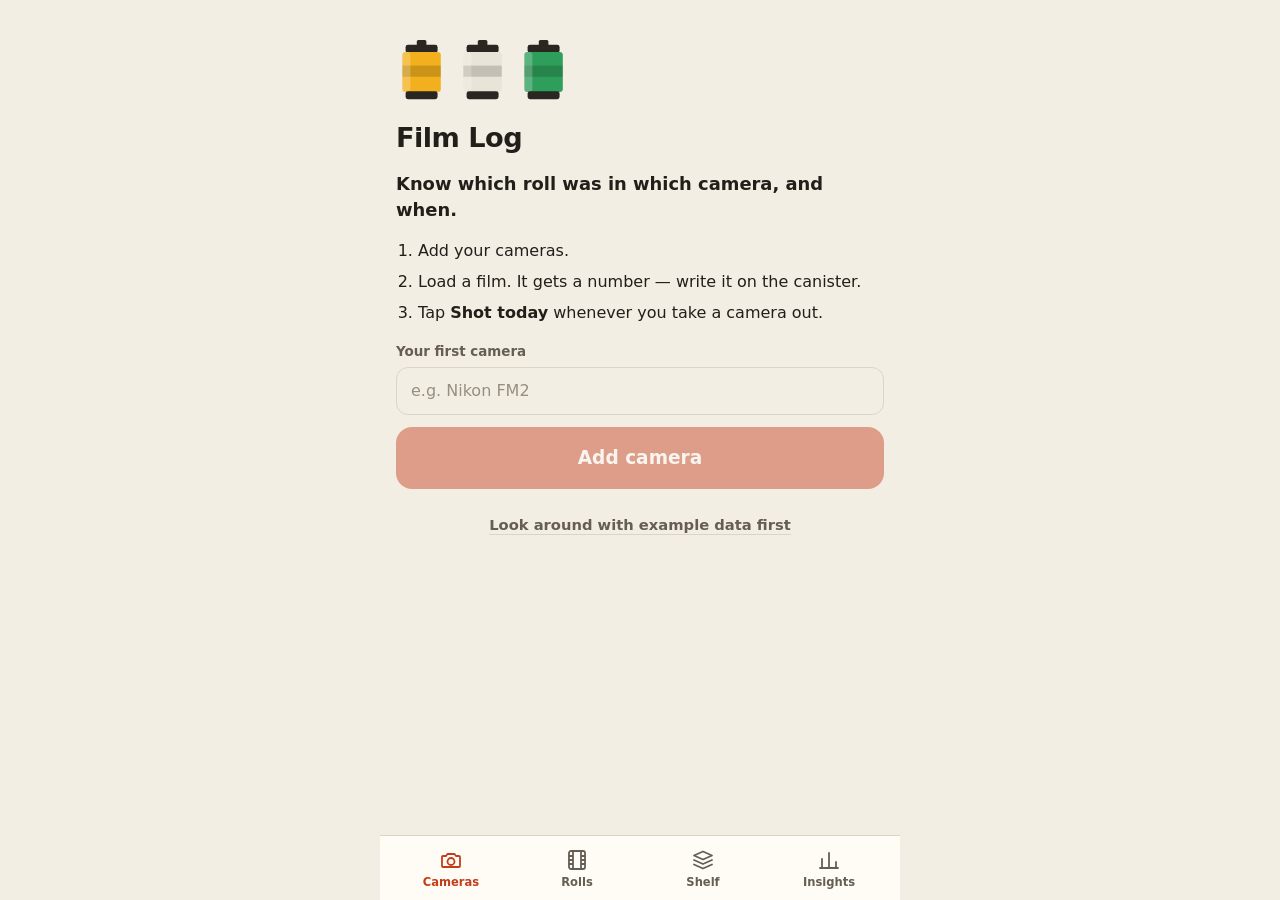
<file: index.html>
<!doctype html>
<html lang="en">
  <head>
    <meta charset="utf-8" />
    <meta name="viewport" content="width=device-width, initial-scale=1, viewport-fit=cover" />
    <title>Film Log</title>
    <meta name="description" content="Know which roll was in which camera, and when." />
    <link rel="manifest" href="./manifest.webmanifest" />
    <link rel="icon" href="./icons/icon.svg" type="image/svg+xml" />
    <link rel="apple-touch-icon" href="./icons/apple-touch-icon.png" />
    <meta name="mobile-web-app-capable" content="yes" />
    <meta name="apple-mobile-web-app-capable" content="yes" />
    <meta name="apple-mobile-web-app-title" content="Film Log" />
    <meta name="apple-mobile-web-app-status-bar-style" content="default" />
    <meta name="theme-color" content="#F3EEE4" media="(prefers-color-scheme: light)" />
    <meta name="theme-color" content="#14110E" media="(prefers-color-scheme: dark)" />
    <style>html,body,#root{height:100%;margin:0}body{overscroll-behavior:none;background:#f3eee4}@media (prefers-color-scheme:dark){body{background:#14110e}}#root{max-width:520px;height:100dvh;margin:0 auto}</style>
    <script type="module" crossorigin src="./assets/index-8prN6Kk4.js"></script>
    <link rel="stylesheet" crossorigin href="./assets/index-BqsJMjgr.css">
  </head>
  <body>
    <div id="root"></div>
  </body>
</html>
</file>
<file: assets/index-BqsJMjgr.css>
.fl{--bg:#f3eee4;--surface:#fffcf6;--surface-2:#ebe4d6;--ink:#221e19;--ink-2:#665e53;--ink-3:#978e80;--line:#ddd4c4;--accent:#c33d1a;--on-accent:#fff;--accent-soft:#f8dfd4;--ok:#24704f;--ok-soft:#dcefe4;--danger:#b3261e;--viz:#c9643f;--cap:#2a2622;--scrim:#1e181280;--shadow:0 1px 2px #3c28140f, 0 6px 18px #3c28140f;--mono:ui-monospace, "SF Mono", SFMono-Regular, Menlo, Consolas, monospace}.fl[data-theme=dark]{--bg:#14110e;--surface:#1f1b17;--surface-2:#2b2621;--ink:#f2ebdd;--ink-2:#b3a999;--ink-3:#7f776a;--line:#3a332b;--accent:#ff8552;--on-accent:#1b120c;--accent-soft:#40241a;--ok:#7bd3a4;--ok-soft:#1c3227;--danger:#ff8a80;--viz:#e8845c;--cap:#6b6258;--scrim:#0000009e;--shadow:none}@media (prefers-color-scheme:dark){.fl:not([data-theme=light]){--bg:#14110e;--surface:#1f1b17;--surface-2:#2b2621;--ink:#f2ebdd;--ink-2:#b3a999;--ink-3:#7f776a;--line:#3a332b;--accent:#ff8552;--on-accent:#1b120c;--accent-soft:#40241a;--ok:#7bd3a4;--ok-soft:#1c3227;--danger:#ff8a80;--viz:#e8845c;--cap:#6b6258;--scrim:#0000009e;--shadow:none}}.fl{background:var(--bg);height:100%;color:var(--ink);-webkit-font-smoothing:antialiased;-webkit-tap-highlight-color:transparent;text-align:left;flex-direction:column;font:16px/1.42 system-ui,-apple-system,BlinkMacSystemFont,Segoe UI,Roboto,Noto Sans,Ubuntu,Cantarell,Helvetica Neue,sans-serif;display:flex;position:relative;overflow:hidden}.fl *,.fl :before,.fl :after{box-sizing:border-box}.fl button,.fl input,.fl select,.fl textarea{font:inherit;color:inherit}:where(.fl) button{cursor:pointer;text-align:inherit;background:0 0;border:0;padding:0}.fl button:disabled{cursor:default;opacity:.45}.fl :focus-visible{outline:2.5px solid var(--accent);outline-offset:2px}:where(.fl) :where(h1,h2,p,ul,ol){margin:0;padding:0}:where(.fl) ul{list-style:none}.fl a{color:inherit}.fl-main{-webkit-overflow-scrolling:touch;flex:1;min-height:0;overflow-y:auto}.screen{padding:calc(8px + env(safe-area-inset-top)) 16px 28px;flex-direction:column;gap:14px;display:flex}.head{justify-content:space-between;align-items:flex-start;gap:12px;padding:12px 2px 2px;display:flex}.fl h1{letter-spacing:-.02em;font-size:1.7rem;font-weight:800;line-height:1.15}.fl h2{letter-spacing:-.01em;font-size:1.08rem;font-weight:700}.sub{color:var(--ink-2);margin-top:2px;font-size:.92rem}.meta{color:var(--ink-2);flex-wrap:wrap;align-items:center;gap:4px;font-size:.84rem;display:flex}.meta.note{font-style:italic}.hint{color:var(--ink-2);font-size:.88rem}.hint.pad{padding:14px}.lead{font-size:1.12rem;font-weight:650}.empty{color:var(--ink-2);text-align:center;padding:28px 12px}.icon{flex:none}.tabs{background:var(--surface);border-top:1px solid var(--line);padding:6px 8px calc(6px + env(safe-area-inset-bottom));flex:none;display:flex}.fl .tab{color:var(--ink-2);border-radius:12px;flex-direction:column;flex:1;align-items:center;gap:2px;padding:6px 0 4px;font-size:.72rem;font-weight:600;display:flex}.fl .tab.on{color:var(--accent)}.tab-icon{display:flex;position:relative}.tab-badge{background:var(--accent);min-width:18px;height:18px;color:var(--on-accent);text-align:center;border-radius:9px;padding:0 5px;font-size:.68rem;font-weight:700;line-height:18px;position:absolute;top:-5px;right:-12px}.card{background:var(--surface);border:1px solid var(--line);box-shadow:var(--shadow);border-radius:18px}.card.pad{padding:16px}.stack{flex-direction:column;gap:12px;display:flex}.stack.center{text-align:center;align-items:center}.stack.center .btn{align-self:stretch}.fl .btn{text-align:center;border:1.5px solid #0000;border-radius:14px;justify-content:center;align-items:center;gap:8px;width:100%;min-height:50px;padding:8px 18px;font-weight:650;text-decoration:none;transition:transform 80ms,background .15s;display:flex}.fl .btn:active:not(:disabled){transform:scale(.98)}.fl .btn.big{border-radius:16px;min-height:62px;font-size:1.16rem}.fl .btn.small{border-radius:10px;width:auto;min-height:36px;padding:4px 12px;font-size:.86rem}.fl .btn.primary{background:var(--accent);color:var(--on-accent)}.fl .btn.outline{border-color:var(--line);background:var(--surface)}.fl .btn.ghost{border:1.5px dashed var(--line);color:var(--ink-2)}.fl .btn.logged{background:var(--ok-soft);color:var(--ok);justify-content:flex-start;gap:12px}.fl .btn.logged span{text-align:left;flex-direction:column;min-width:0;line-height:1.2;display:flex}.fl .btn.logged small{color:var(--ink-2);text-overflow:ellipsis;white-space:nowrap;font-size:.82rem;font-weight:500;overflow:hidden}.fl .btn.danger{color:var(--danger);min-height:44px}.fl .btn.danger.armed{background:var(--danger);color:var(--bg)}.fl .link{color:var(--ink-2);text-decoration:underline;-webkit-text-decoration-color:var(--line);text-decoration-color:var(--line);text-underline-offset:4px;align-self:center;align-items:center;gap:4px;padding:8px 4px;font-size:.92rem;font-weight:600;display:inline-flex}.fl .iconbtn{width:44px;height:44px;color:var(--ink-2);border-radius:50%;flex:none;place-items:center;display:grid}.fl .iconbtn:active{background:var(--surface-2)}.rollno{font-family:var(--mono);background:var(--surface-2);color:var(--ink);white-space:nowrap;border-radius:6px;padding:1px 6px;font-size:.86em;font-weight:700}.rollno.big{letter-spacing:-.04em;background:0 0;padding:0;font-size:2.6rem;line-height:1}.can-cap{fill:var(--cap)}.canister{flex:none}.badge{color:var(--ink-2);background:var(--surface-2);border-radius:9px;margin-left:4px;padding:1px 7px;font-size:.78rem;font-weight:700}.pill{color:var(--accent);background:var(--accent-soft);white-space:nowrap;border-radius:999px;padding:3px 9px;font-size:.74rem;font-weight:700}.chips{flex-wrap:wrap;gap:6px;margin-top:8px;display:flex}.chip{color:var(--ink-2);border:1px solid var(--line);border-radius:999px;padding:2px 9px;font-size:.78rem;font-weight:600}.notice{background:var(--accent-soft);color:var(--ink);border-radius:12px;padding:10px 14px;font-size:.9rem}.fl .notice.action{text-align:left;width:100%}.notice.demo a{font-weight:700}.list{flex-direction:column;display:flex}.list>li+li{border-top:1px solid var(--line)}.list.card{overflow:hidden}.list.scroll{border:1px solid var(--line);border-radius:14px;max-height:42vh;overflow-y:auto}.fl .row{align-items:center;gap:12px;width:100%;min-height:60px;padding:10px 14px;display:flex}.fl .row.static{padding:4px 0}.fl .row>.icon:last-child{color:var(--ink-3)}.row-main{flex-direction:column;flex:1;gap:2px;min-width:0;display:flex}.row-title{font-weight:650}.count{color:var(--ok);white-space:nowrap;font-size:.82rem;font-weight:650}.count.zero{color:var(--ink-3)}.row.check input{width:22px;height:22px;accent-color:var(--accent);flex:none}.stars{gap:4px;display:flex}.stars.ro{letter-spacing:1px;color:var(--accent);white-space:nowrap;font-size:.8rem}.stars-off{color:var(--line)}.fl .star{color:var(--line);width:44px;height:44px;line-height:1}.fl .star.on{color:var(--accent)}.field{flex-direction:column;gap:6px;display:flex}.field>span{color:var(--ink-2);font-size:.84rem;font-weight:650}.field.inline{flex-direction:row;justify-content:space-between;align-items:center}.fl input:not([type=checkbox]),.fl select,.fl textarea{border:1.5px solid var(--line);background:var(--bg);border-radius:12px;width:100%;min-height:48px;padding:10px 14px;font-size:1rem}.fl .field.inline input{width:auto}.fl textarea{resize:vertical;line-height:1.4}.fl input::placeholder,.fl textarea::placeholder{color:var(--ink-3)}.seg{gap:6px;display:flex}.fl .seg button{border:1.5px solid var(--line);text-align:center;min-height:42px;color:var(--ink-2);border-radius:10px;flex:1;font-size:.88rem;font-weight:650}.fl .seg button.on{background:var(--ink);border-color:var(--ink);color:var(--bg)}.fl .toggle{background:var(--line);border-radius:16px;flex:none;width:52px;height:32px;transition:background .15s;position:relative}.toggle span{background:var(--surface);border-radius:50%;width:26px;height:26px;transition:transform .15s;position:absolute;top:3px;left:3px;box-shadow:0 1px 3px #00000040}.fl .toggle.on{background:var(--accent)}.toggle.on span{transform:translate(20px)}.options{background:var(--surface-2);border-radius:14px;padding:14px}.steps{color:var(--ink);flex-direction:column;gap:8px;display:flex;padding-left:22px!important}.cam{flex-direction:column;gap:10px;padding:14px 16px 10px;display:flex}.cam-top{justify-content:space-between;align-items:center;margin:-4px -8px -8px 0;display:flex}.fl .cam-top h2{font-size:1.22rem}.fl .cam-film{align-items:center;gap:12px;width:100%;padding:4px 0;display:flex}.fl .cam-film>.icon{color:var(--ink-3)}.cam-links{justify-content:space-around;gap:8px;display:flex}.empty-line{color:var(--ink-2)}.welcome{gap:18px;padding-top:40px}.welcome-art{gap:10px;display:flex}.group{flex-direction:column;gap:8px;margin-top:6px;display:flex}.group-head{justify-content:space-between;align-items:center;gap:8px;min-height:36px;padding:0 2px;display:flex}.group-head h2{align-items:center;gap:6px;display:flex}.backbar{justify-content:space-between;align-items:center;min-height:44px;margin:0 -4px -8px;display:flex}.fl .link.back{font-size:1rem;text-decoration:none}.hero{align-items:center;gap:18px;padding:6px 2px;display:flex}.hero h1{margin-top:6px;font-size:1.35rem}.track{grid-template-columns:repeat(4,1fr);list-style:none;display:grid;margin:4px 0!important}.track li{text-align:center;color:var(--ink-3);flex-direction:column;align-items:center;font-size:.74rem;display:flex;position:relative}.track li:before{content:"";background:var(--line);width:100%;height:2px;position:absolute;top:8px;right:50%}.track li:first-child:before{display:none}.track .dot{z-index:1;border:2px solid var(--line);background:var(--bg);border-radius:50%;width:18px;height:18px;margin-bottom:6px;position:relative}.track li.past .dot{background:var(--ink-2);border-color:var(--ink-2)}.track li.past:before,.track li.now:before{background:var(--ink-2)}.track li.now .dot{background:var(--accent);border-color:var(--accent);box-shadow:0 0 0 4px var(--accent-soft)}.track li.now .track-label{color:var(--ink);font-weight:700}.track li.past .track-label{color:var(--ink-2)}.track-date{min-height:1.1em}.place-line{color:var(--ink-2);align-items:center;gap:6px;font-size:.9rem;display:flex}.place-line span{flex:1}.shelf-row{align-items:center;padding-right:10px;display:flex}.shelf-row .row{flex:1;min-width:0}.shelf-row.out .canister{opacity:.4}.stepper{flex:none;align-items:center;gap:2px;display:flex}.fl .stepper button{border:1.5px solid var(--line);border-radius:50%;place-items:center;width:40px;height:40px;display:grid}.stepper output{text-align:center;min-width:30px;font-family:var(--mono);font-size:1.05rem;font-weight:700}.tiles{grid-template-columns:1fr 1fr;gap:10px;display:grid}.tile{background:var(--surface);border:1px solid var(--line);border-radius:16px;flex-direction:column;gap:2px;padding:14px;display:flex}.tile strong{letter-spacing:-.03em;font-size:2rem;font-weight:800;line-height:1.1}.tile span{color:var(--ink-2);font-size:.82rem}.pair{flex-direction:column;gap:10px;display:flex}.pair-head{align-items:center;gap:12px;display:flex}.score{white-space:nowrap;font-weight:700}.score span{color:var(--accent)}.lessons{flex-direction:column;gap:8px;display:flex}.fl .lessons button{align-items:flex-start;gap:8px;width:100%;font-size:.92rem;display:flex}.activity{flex-direction:column;gap:8px;display:flex}.activity-head{flex-wrap:wrap;justify-content:space-between;align-items:baseline;gap:8px;display:flex}.bars{border-bottom:1px solid var(--line);grid-template-columns:repeat(12,1fr);gap:4px;height:64px;display:grid}.fl .bar{justify-content:center;align-items:flex-end;height:100%;display:flex}.bar i{background:var(--viz);border-radius:4px 4px 0 0;width:100%;max-width:18px;display:block}.bar i.zero{height:0}.bar.on i{background:var(--ink)}.bar-labels{color:var(--ink-2);text-align:center;grid-template-columns:repeat(12,1fr);gap:4px;font-size:.66rem;display:grid}.sheet-wrap{z-index:20;flex-direction:column;justify-content:flex-end;display:flex;position:absolute;top:0;bottom:0;left:0;right:0}.scrim{background:var(--scrim);animation:.18s fl-fade;position:absolute;top:0;bottom:0;left:0;right:0}.sheet{background:var(--surface);border-radius:22px 22px 0 0;flex-direction:column;max-height:92%;animation:.22s cubic-bezier(.2,.8,.2,1) fl-up;display:flex;position:relative}.sheet-head{justify-content:space-between;align-items:center;gap:8px;padding:14px 10px 4px 20px;display:flex}.sheet-head h2{font-size:1.2rem}.sheet-body{padding:8px 20px calc(22px + env(safe-area-inset-bottom));overflow-y:auto}.sheet .list>li>.row{padding-left:4px;padding-right:4px}.sheet .list.scroll>li>.row{padding-left:12px;padding-right:12px}.bignum{align-items:center;gap:16px;padding:8px 0;display:flex}.bignum .rollno.big{font-size:4.2rem}.tap-ok{background:var(--ok-soft);width:84px;height:84px;color:var(--ok);border-radius:50%;place-items:center;display:grid}.writing{background:var(--surface-2);color:var(--accent);border-radius:16px;flex-direction:column;align-items:center;gap:8px;padding:18px;display:flex}.writing .lead{color:var(--ink)}.writing .icon{animation:1.2s ease-in-out infinite fl-pulse}.toast{left:12px;right:12px;bottom:calc(78px + env(safe-area-inset-bottom));z-index:15;background:var(--ink);min-height:52px;color:var(--bg);border-radius:14px;align-items:center;gap:4px;padding:6px 6px 6px 16px;animation:.2s fl-up;display:flex;position:absolute;box-shadow:0 8px 24px #00000040}.toast span{flex:1;font-size:.94rem;font-weight:600}.fl .toast button{min-height:40px;color:var(--bg);text-underline-offset:4px;white-space:nowrap;border-radius:10px;padding:0 12px;font-size:.9rem;font-weight:700;text-decoration:underline}.idcard{z-index:30;color:#111;text-align:center;background:#fff;flex-direction:column;justify-content:center;align-items:center;gap:6px;padding:24px;display:flex;position:absolute;top:0;bottom:0;left:0;right:0}.fl .idcard-close{top:calc(10px + env(safe-area-inset-top));color:#555;position:absolute;right:10px}.idcard-no{font-family:var(--mono);letter-spacing:-.05em;font-size:6.5rem;font-weight:800;line-height:1}.idcard-line{font-size:1.5rem;font-weight:700}.idcard-line.small{font-size:1.05rem;font-weight:500}.idcard-hint{color:#666;max-width:280px;font-size:.86rem;margin-top:28px!important}@keyframes fl-up{0%{opacity:0;transform:translateY(24px)}}@keyframes fl-fade{0%{opacity:0}}@keyframes fl-pulse{50%{opacity:.35}}@media (prefers-reduced-motion:reduce){.fl *{transition:none!important;animation:none!important}}
</file>
